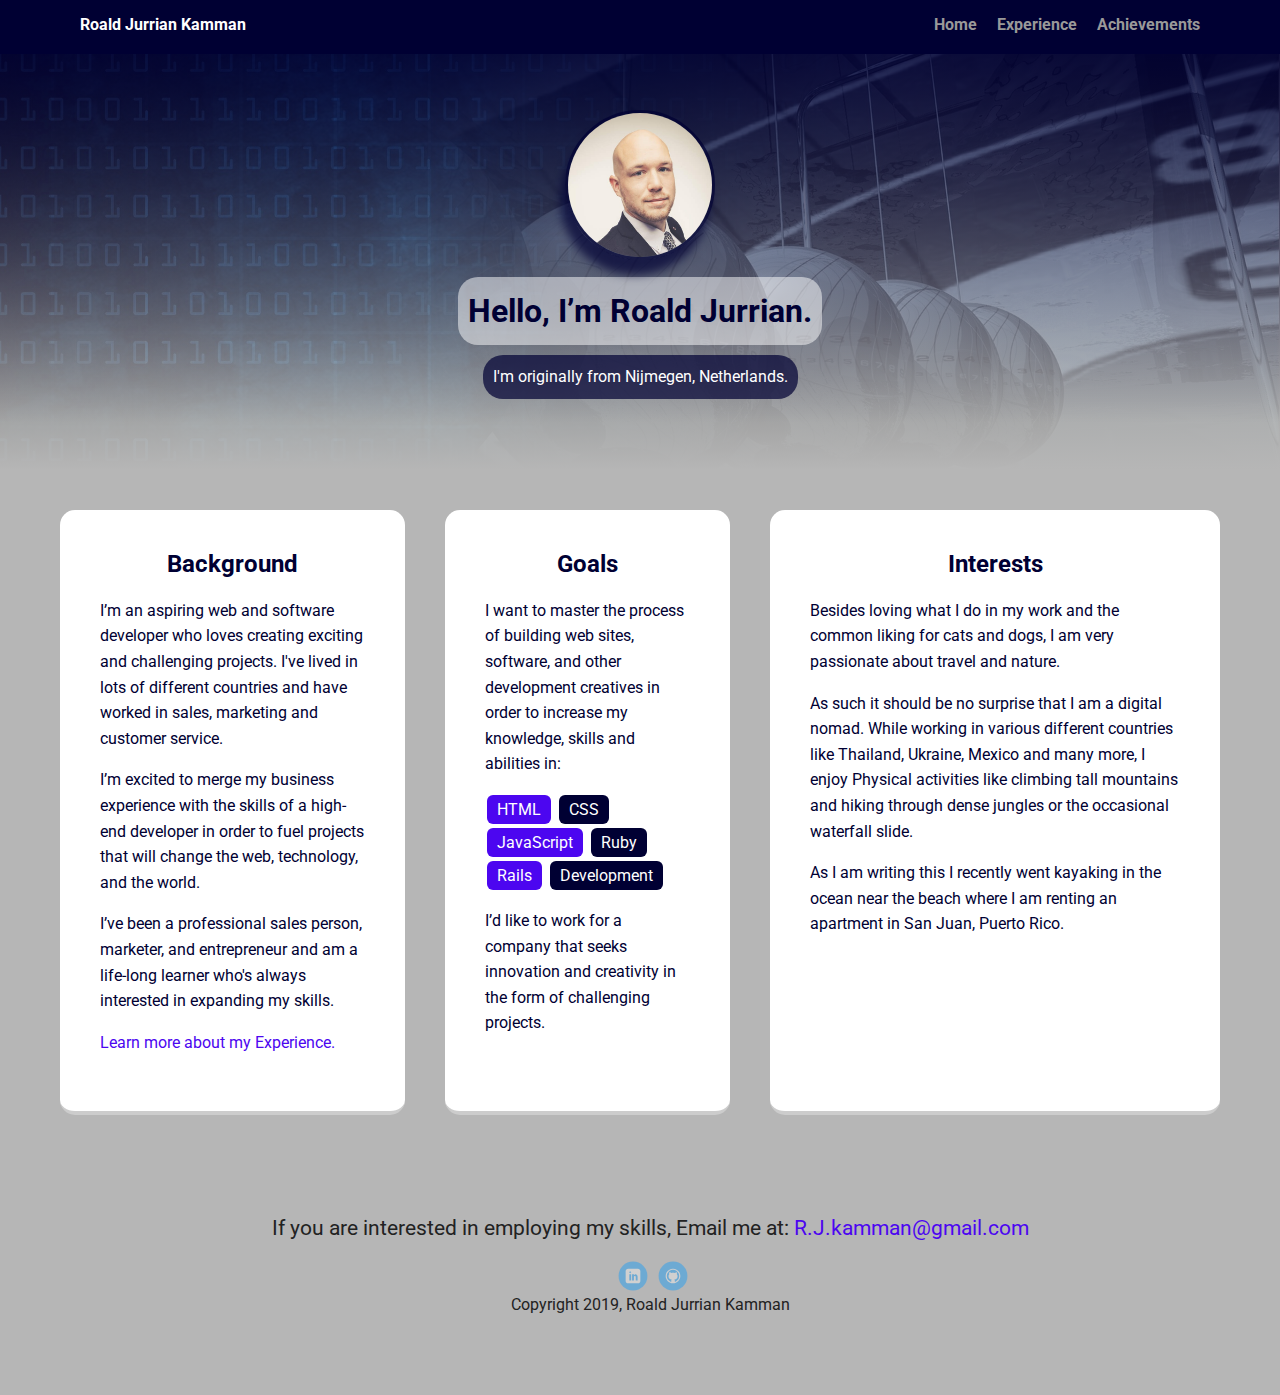
<file: portfolio_update_v1/index.html>
<!doctype html>
<html lang="en">
<head>
  <meta charset="utf-8">
  <title>Roald Jurrian Kamman's profile</title>
  <meta name="viewport" content="width=device-width, initial-scale=1.0">
  <link rel="stylesheet" href="styles.css">
  <link href="https://fonts.googleapis.com/css?family=Muli%7CRoboto:400,300,500,700,900" rel="stylesheet"></head>
  <body>

    <nav class="main-nav">
        <ul class="nav">
          <li class="name">Roald Jurrian Kamman</li>
          <li><a href="#">Home</a></li>
          <li><a href="Experience.html">Experience</a></li>
          <li><a href="Achievements.html">Achievements</a></li>
        </ul>
      </nav>

    <header>
      <img src="images/me.jpg" alt="Roald Jurrian Kamman's professional profile picture" class="profile-image">
      <h1 class="tag name">Hello, I’m Roald Jurrian.</h1>
      <p class="tag location">I'm originally from Nijmegen, Netherlands.</p>
    </header>

    <main class="flex">
      <section class="card sec1">
        <h2 class="hcard">Background</h2>
        <p>I’m an aspiring web and software developer who loves creating exciting and challenging projects. I've lived in lots of different countries and have worked in sales, marketing and customer service.</p><p>I’m excited to merge my business experience with the skills of a high-end developer in order to fuel projects that will change the web, technology, and the world.</p>
        <p>I’ve been a professional sales person, marketer, and entrepreneur and am a life-long learner who's always interested in expanding my skills.</p>
        <p><a href="Experience.html" class="acard">Learn more about my Experience.</a></p>
      </section> 

      <section class="card sec2">
        <h2 class="hcard">Goals</h2>
        <p>I want to master the process of building web sites, software, and other development creatives in order to increase my knowledge, skills and abilities in:</p>
        <ul class="skills">
          <li>HTML</li>
          <li>CSS</li>
          <li>JavaScript</li>
          <li>Ruby</li>
          <li>Rails</li>
          <li>Development</li>
        </ul>
        <p>I’d like to work for a company that seeks innovation and creativity in the form of challenging projects.</p>
      </section> 

       <section class="card sec3">
         <h2 class="hcard">Interests</h2>
           <p>Besides loving what I do in my work and the common liking for cats and dogs, I am very passionate about travel and nature.</p>
           <p>As such it should be no surprise that I am a digital nomad. While working in various different countries like Thailand, Ukraine, Mexico and many more, I enjoy Physical activities like climbing tall mountains and hiking through dense jungles or the occasional waterfall slide.</p>
           <p>As I am writing this I recently went kayaking in the ocean near the beach where I am renting an apartment in San Juan, Puerto Rico.</p>  
       </section>
    </main>
    <footer>

        <p>If you are interested in employing my skills, Email me at: <a href="mailto:r.j.kamman@gmail.com?subject=I%20am%20interested%20in%20employing%20your%20skills" class="acard">R.J.kamman@gmail.com</a></p>

      <ul>
        <li><a href="https://www.linkedin.com/in/roaldjurriankamman/" target="_blank" class="social linkedin">LinkedIn</a></li>
        <li><a href="https://github.com/Roaldkamman" target="_blank" class="social github">Github</a></li>
      </ul>   <!--I removed Twitter because I don't use it-->

      <small class="copyright">Copyright 2019, Roald Jurrian Kamman</small>

      
    </footer>
  </body>
  </html>
</file>
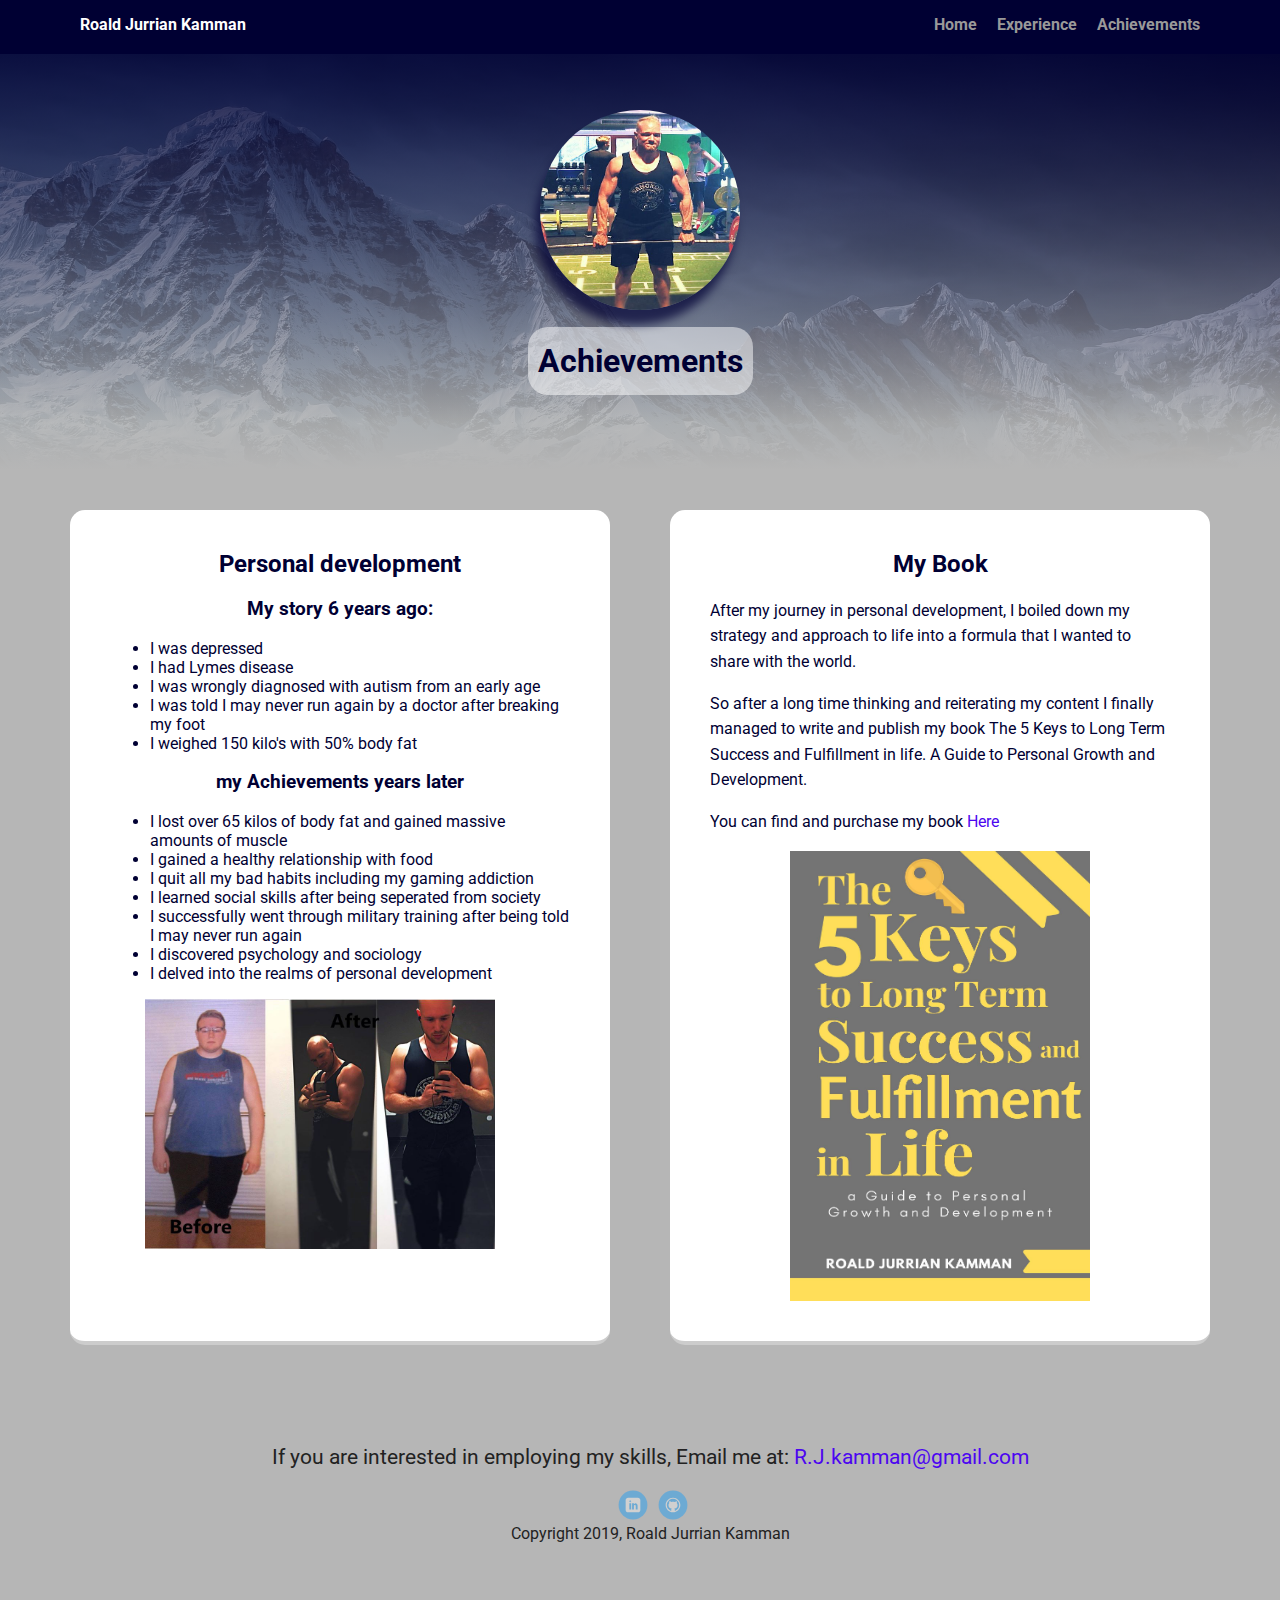
<file: portfolio_update_v1/Achievements.html>
<!doctype html>
<html lang="en">
<head>                                        <!--CSS file copied from index.html some code related to original main may be redundant.-->
  <meta charset="utf-8">
  <title>Roald Jurrian Kamman's profile</title>
  <meta name="viewport" content="width=device-width, initial-scale=1.0">
  <link rel="stylesheet" href="styles.css">
  <link href="https://fonts.googleapis.com/css?family=Muli%7CRoboto:400,300,500,700,900" rel="stylesheet"></head>
  <body>

    <nav class="main-nav">
        <ul class="nav">
          <li class="name">Roald Jurrian Kamman</li>
          <li><a href="index.html">Home</a></li>
          <li><a href="Experience.html">Experience</a></li>
          <li><a href="#">Achievements</a></li>
        </ul>
    </nav>

    <header class="head2">
        <img src="images/training.jpeg" alt="Roald Jurrian Kamman performing a deadlift" class="profile-image">
        <h1 class="tag name">Achievements</h1>
        
    </header>

  <main class="flex"> 
   

        <section class="card card1">
                <h2 class="hcard">Personal development</h2>
                <h3 class="hcard">My story 6 years ago:</h3>
                 <ul>
                    <li>I was depressed</li>
                    <li>I had Lymes disease</li>
                    <li>I was wrongly diagnosed with autism from an early age</li>
                    <li>I was told I may never run again by a doctor after breaking my foot</li>
                    <li>I weighed 150 kilo's with 50% body fat</li>
                 </ul>
                <h3 class="hcard">my Achievements years later</h3>
                  <ul>
                      <li>I lost over 65 kilos of body fat and gained massive amounts of muscle</li>
                      <li>I gained a healthy relationship with food</li>
                      <li>I quit all my bad habits including my gaming addiction</li>
                      <li>I learned social skills after being seperated from society</li>
                      <li>I successfully went through military training after being told I may never run again</li>
                      <li>I discovered psychology and sociology</li>
                      <li>I delved into the realms of personal development</li>
                  </ul>
                <img src="images/beforeandafter.jpg" alt="before and after losing weight" class="section-image2">
        </section> 

        <section class="card card1">
                <h2 class="hcard">My Book</h2>
                <p>After my journey in personal development, I boiled down my strategy and approach to life into a formula that I wanted to share with the world.</p>
                <p>So after a long time thinking and reiterating my content I finally managed to write and publish my book The 5 Keys to Long Term Success and Fulfillment in life. A Guide to Personal Growth and Development.</p>
                <P>You can find and purchase my book <a href="https://www.amazon.com/Keys-Long-Term-Success-Fulfillment/dp/1731063369/ref=tmm_pap_swatch_0?_encoding=UTF8&qid=1568905509&sr=8-2" class="acard" target="_blank">Here</a></P>
                <a href="https://www.amazon.com/Keys-Long-Term-Success-Fulfillment/dp/1731063369/ref=tmm_pap_swatch_0?_encoding=UTF8&qid=1568905509&sr=8-2" class="acard" target="_blank"><img src="images/book.jpg" alt="My book the 5 keys to long term success and fulfillment in life" class="section-image3"></a>
        </section> 


  </main> 
  <footer>

        <p>If you are interested in employing my skills, Email me at: <a href="mailto:r.j.kamman@gmail.com?subject=I%20am%20interested%20in%20employing%20your%20skills" class="acard">R.J.kamman@gmail.com</a></p>

      <ul>
        <li><a href="https://www.linkedin.com/in/roaldjurriankamman/" target="_blank" class="social linkedin">LinkedIn</a></li>
        <li><a href="https://github.com/Roaldkamman" target="_blank" class="social github">Github</a></li>
      </ul>   <!--I removed Twitter because I don't use it-->

      <small class="copyright">Copyright 2019, Roald Jurrian Kamman</small>

      
    </footer>
  </body>
  </html>
</file>
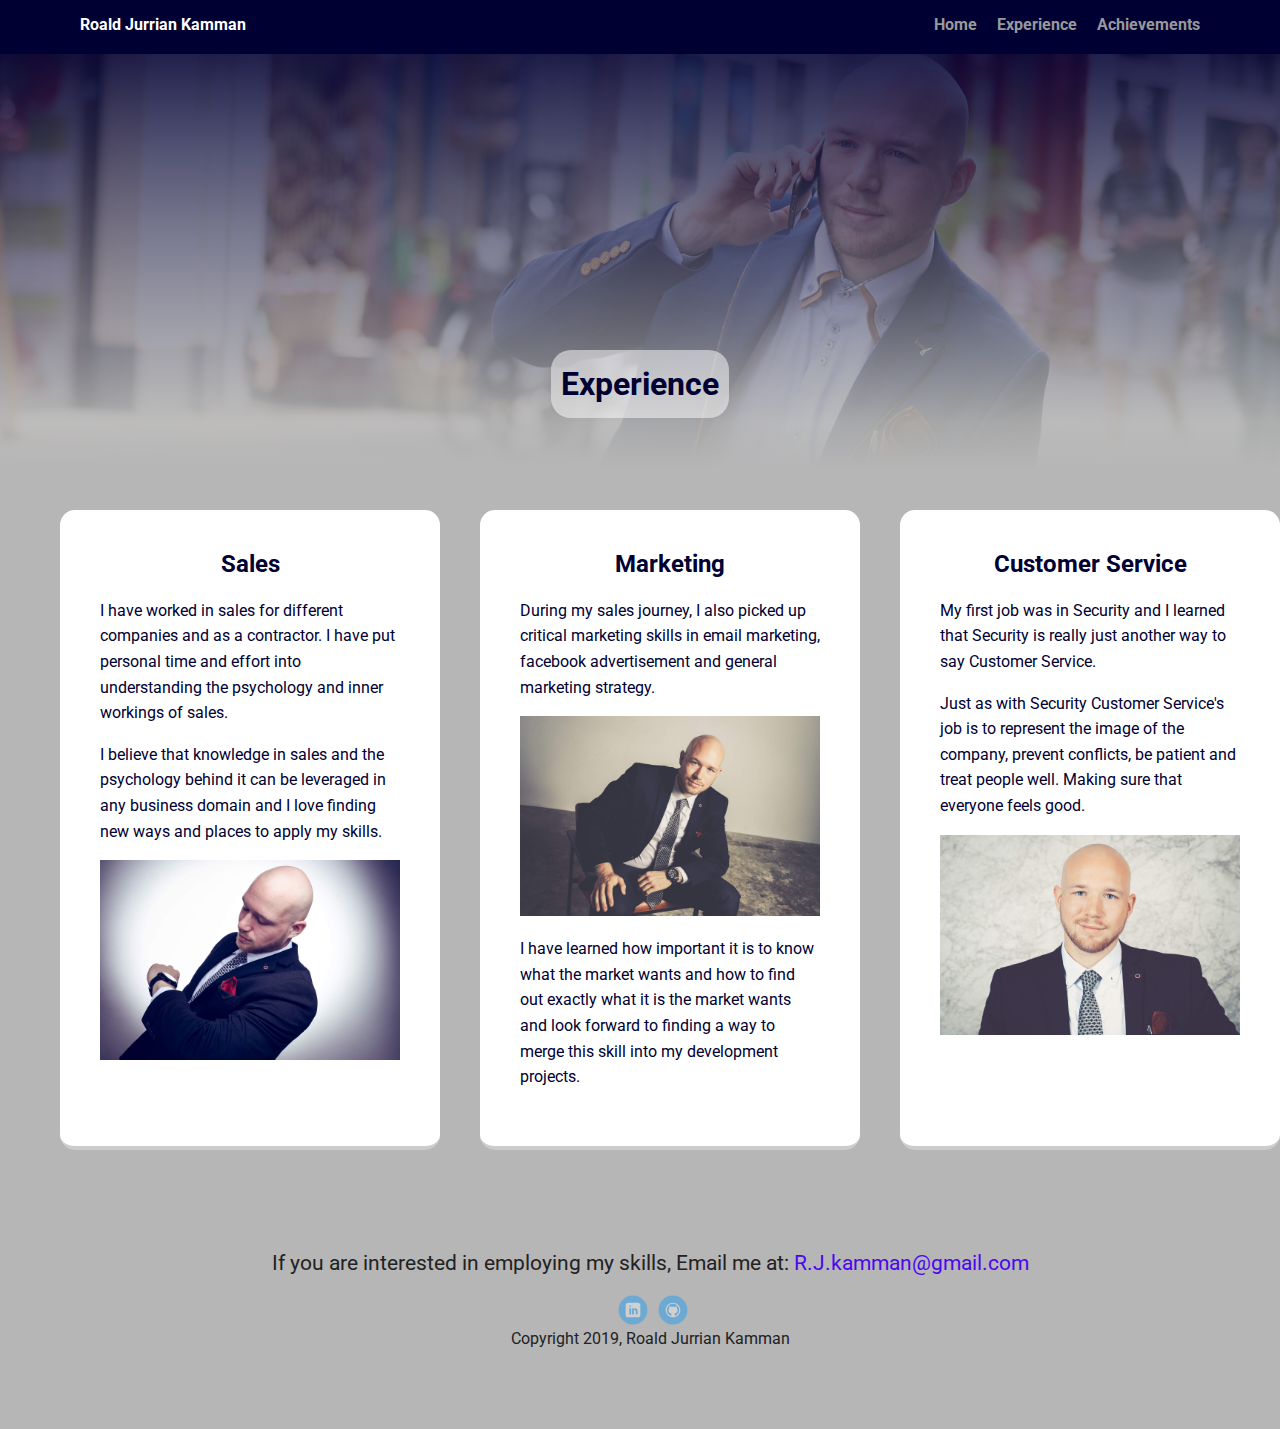
<file: portfolio_update_v1/Experience.html>
<!doctype html>
<html lang="en">
<head>                                 <!--CSS file copied from index.html some code related to original main may be redundant.-->
  <meta charset="utf-8">
  <title>Roald Jurrian Kamman's profile</title>
  <meta name="viewport" content="width=device-width, initial-scale=1.0">
  <link rel="stylesheet" href="styles.css">
  <link href="https://fonts.googleapis.com/css?family=Muli%7CRoboto:400,300,500,700,900" rel="stylesheet"></head>
  <body>

    <nav class="main-nav">
        <ul class="nav">
          <li class="name">Roald Jurrian Kamman</li>
          <li><a href="index.html">Home</a></li>
          <li><a href="#">Experience</a></li>
          <li><a href="Achievements.html">Achievements</a></li>
        </ul>
    </nav>

    <header class="head1">
      <h1 class="tag name">Experience</h1>
    </header>

 <main class="flex"> 

    <section class="card">
        <h2 class="hcard">Sales</h2>
        <p>I have worked in sales for different companies and as a contractor. I have put personal time and effort into understanding the psychology and inner workings of sales.</p>
        <p>I believe that knowledge in sales and the psychology behind it can be leveraged in any business domain and I love finding new ways and places to apply my skills.</p>
        <img src="images/mewatch.jpg" alt="Roald looking at watch professional photo" class="section-image1">
    </section> 

    <section class="card">
          <h2 class="hcard">Marketing</h2>
          <p>During my sales journey, I also picked up critical marketing skills in email marketing, facebook advertisement and general marketing strategy. </p>
          <img src="images/mesit.jpg" alt="Roald sitting professional photo" class="section-image1">
          <p>I have learned how important it is to know what the market wants and how to find out exactly what it is the market wants and look forward to finding a way to merge this skill into my development projects.</p>
    </section> 

    <section class="card">
        <h2 class="hcard">Customer Service</h2>
        <p>My first job was in Security and I learned that Security is really just another way to say Customer Service. </p>
        <p>Just as with Security Customer Service's job is to represent the image of the company, prevent conflicts, be patient and treat people well. Making sure that everyone feels good.</p>
        <img src="images/mesmile.jpg" alt="Roald smiling professional photo" class="section-image1">
    </section> 


  </main> 
  <footer>

      <p>If you are interested in employing my skills, Email me at: <a href="mailto:r.j.kamman@gmail.com?subject=I%20am%20interested%20in%20employing%20your%20skills" class="acard">R.J.kamman@gmail.com</a></p>

    <ul>
      <li><a href="https://www.linkedin.com/in/roaldjurriankamman/" target="_blank" class="social linkedin">LinkedIn</a></li>
      <li><a href="https://github.com/Roaldkamman" target="_blank" class="social github">Github</a></li>
    </ul>   <!--I removed Twitter because I don't use it-->

    <small class="copyright">Copyright 2019, Roald Jurrian Kamman</small>

    
  </footer>
  </body>
  </html>
</file>
<file: portfolio_update_v1/styles.css>
/* Global Layout Set-up */
* { 
  box-sizing: border-box;
}
  
body {
  margin: 0;
  padding: 0;
  text-align: center;
  font-family: 'Roboto', sans-serif;
  color: #222;
  background: #B6B6B6;
}
/* Link Styles */

a {
  text-decoration: none;
  color: #999;
}
a:hover {
  color: #6633ff;
}

/* Section Styles */

.main-nav {
  width: 100%;
  background: #000033;
  min-height: 30px;
  padding: 10px;
  position: fixed;
  text-align: center;
  z-index: 1;
}
.nav {
  display: flex;
  justify-content: space-around;
  font-weight: 700;
  list-style-type: none;
  margin: 0 auto;
  padding: 0;
}

.nav .name {
    display: block;
    margin-right: auto;
    color: white;
}
.nav li {
  padding: 5px 10px 10px 10px;
}
.nav a {
  transition: all .5s;
}
.nav a:hover {
  color: white
}

header {
  text-align: center;
  background: linear-gradient(#000033, transparent 90%),
   linear-gradient(0deg, #B6B6B6, transparent),
   #000033 url('images/tech.jpg') no-repeat center;
  background-size: cover;
  overflow: hidden;
  padding-top: 60px;

  /* background: linear-gradient(#000033, transparent 90%),
   linear-gradient(0deg, ##B6B6B6, transparent),
   #000033 url('images/tech.jpg') no-repeat center; */
}
header {
  line-height: 1.5;
}
header .profile-image {
  margin-top: 50px;
  width: 150px;
  height: 150px;
  border-radius: 50%;
  border: 3px solid rgba(0, 0, 51, 0.7);
  transition: all .5s;
  box-shadow: -5px 15px 10px 0 rgba(0, 0, 51, 0.7);
}
header .profile-image:hover {
  transform: scale(1.2);
}

.head1 {
  text-align: center;
  background: linear-gradient(#000033, transparent 90%),
   linear-gradient(0deg, #B6B6B6, transparent),
   #000033 url('images/mephone.jpg') no-repeat top center;
  background-size: cover;
  overflow: hidden;
  padding-top: 340px;
}
.head1 {
  line-height: 1.5;
}

.head2 {
  text-align: center;
  background: linear-gradient(#000033, transparent 90%),
   linear-gradient(0deg, #B6B6B6, transparent),
   #000033 url('images/mountain.jpg') no-repeat top center;
  background-size: cover;
  overflow: hidden;
  padding-top: 60px;
}
.head2 {
  line-height: 1.5;
}
.head2  .profile-image {
  margin-top: 50px;
  width: 200px;
  height: 200px;
  border-radius: 50%;
  border: 0px solid #000033;
  transition: all .5s;
}
.head2  .profile-image:hover {
  transform: scale(1.3) rotate(0deg);
}

.tag {
  background-color: rgba(255, 255, 255, 0.5);
  color: #000033;
  padding: 10px;
  border-radius: 20px;
  display: table;
  margin: 10px auto;
} 
.location {
  background-color: rgba(0, 0, 51, 0.7);
  color: white;
}
.card {
  margin: 0 auto;
  padding: 20px 40px 40px;
  max-width: 500px;
  color: #000033;
  text-align: left;
  background: #fff;
  border-bottom: 4px solid #ccc;
  border-radius: 15px;
  transition: all .5s;
}


.acard{
  color: #4c06f0;
}


.hcard{
  text-align: center;
}

ul.skills {
  padding: 0;
  text-align: left;
}

.skills li {
  border-radius: 6px;
  display: inline-block;
  background: #000033;
  color: white;
  padding: 5px 10px;
  margin: 2px;
}

.skills li:hover {
  transform: scale(1.2) rotate(5deg);
  box-shadow: 5px 8px 10px #222;
}

.skills li:nth-child(odd) {
  background: #4c06f0;
}

section .section-image1 {
  margin-top: 0px;
  width: 300px;
  height: 200px;
  border-radius: 0%;
  border: 0px solid #000033;
  transition: all .5s;
}

section .section-image2 {
  margin-top: 0px;
  width: 350px;
  height: 250px;
  border-radius: 0%;
  border: 0px solid #000033;
  transition: all .5s;
  margin-left: 35px;
}

section .section-image3 {
  margin-top: 20px;
  width: 300px;
  height: 450px;
  margin-left: 60px;
  border-radius: 0%;
  border: 0px solid #000033;
  transition: all .5s;
  display: block;
}


section .section-image3:hover {
 transform: scale(1.2) rotate(5deg);
 box-shadow: -5px 15px 10px 0 rgba(0, 0, 51, 0.7);
}

footer {
  width: 100%;
  min-height: 30px;
  padding: 20px 0 40px 20px;
}

footer .copyright {
  top: -8px;
  font-size: .75em;
}

footer ul {
  list-style-type: none;
  margin: 0;
  padding: 0;
}

footer ul li {
  display: inline-block;
}

a.social {
  display: inline-block;
  text-indent: -9999px;
  margin-left: 5px;
  width: 30px;
  height: 30px;
  background-size: 30px 30px;
  opacity: .4;
  transition: all .5s;
}

a.linkedin {
  background-image: url(images/linkedin.svg);
}
a.github {
  background-image: url(images/github.svg);
}
a.social:hover {
  opacity: 1;
  transform: scale(1.4) rotate(360deg);
}
.clearfix {
  clear: both;
}

/* Styles for larger screens */
@media screen and (min-width: 720px) {
  
  .flex {
      display: -ms-flexbox;      /* TWEENER - IE 10 */
      display: flex; 
      max-width: 1200px;
      -ms-flex-pack: distribute;
      justify-content: space-around;
      margin: 0 auto;
  }

  header {
    min-height: 470px;
  }

  .nav {
    max-width: 1200px;
    padding: 0 30px;
  }


  main {
    padding-top: 20px;
  }

  main p {
    line-height: 1.6em;
  }

  footer {
    font-size: 1.3em;
    max-width: 1200px;
    margin: 40px auto;
  }
  
  .card {
    margin: 20px;
  }

  .card:hover {
    transform: scale(1.03);
    box-shadow: 5px 8px 10px #222;
  }

  .card1 {
    max-width: 45%;
  }

  section .section-image2 {
    width: 100%;
    height: 170px;
    border-radius: 0%;
    border: 0px solid #000033;
    transition: all .5s;
    margin: 0 auto;
  }
  
  section .section-image3 {
    width: 100%;
    height: 450px;
    margin: 0 auto;
    border-radius: 0%;
    border: 0px solid #000033;
    transition: all .5s;
    display: block;
  }


  .clearfix::after {
    content: "";
    clear: both;
    display: table;
  }


}

@media (min-width: 1025px) {

  section .section-image2 {
    margin-top: 0px;
    width: 350px;
    height: 250px;
    border-radius: 0%;
    border: 0px solid #000033;
    transition: all .5s;
    margin-left: 35px;
  }
  
  section .section-image3 {
    margin-top: 20px;
    width: 300px;
    height: 450px;
    margin: 0 auto;
    border-radius: 0%;
    border: 0px solid #000033;
    transition: all .5s;
    display: block;
  }

}
</file>
